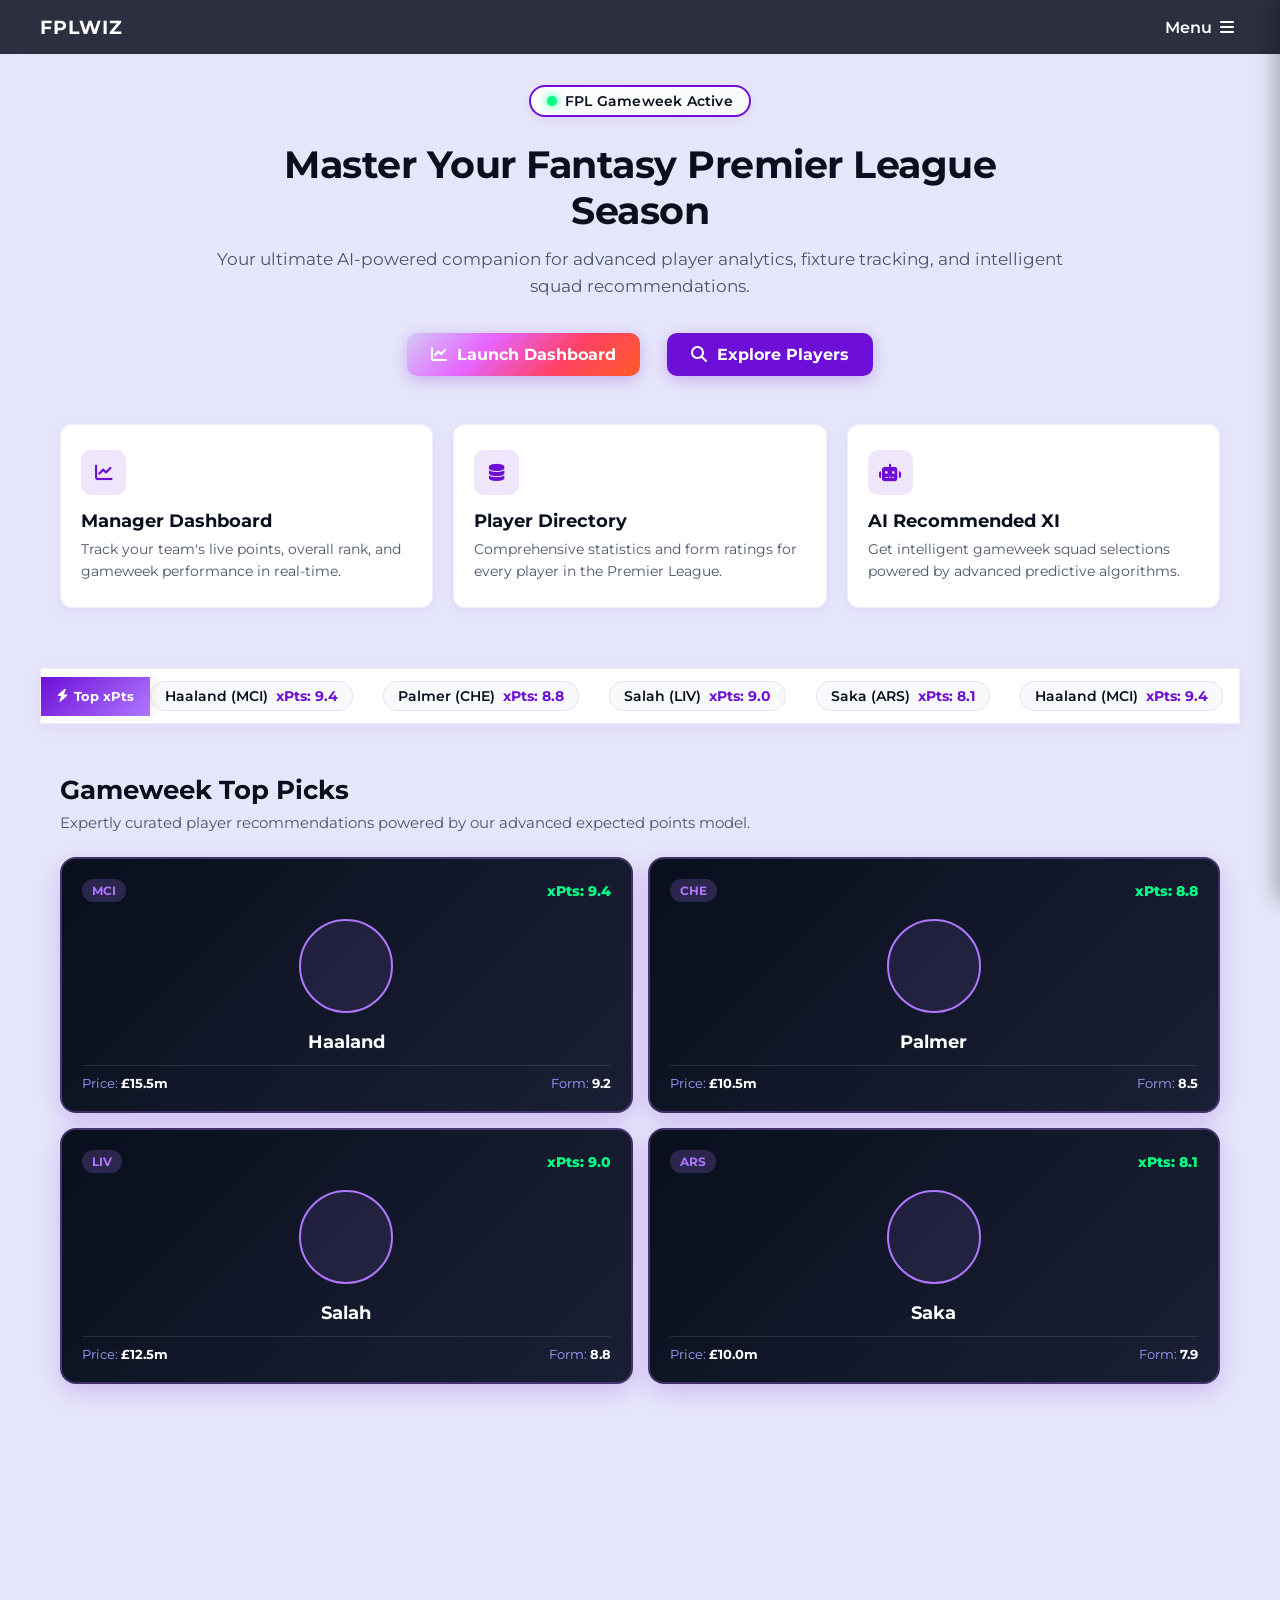
<file: index.html>
<!DOCTYPE html>
<html lang="en">
<head>
  <meta charset="UTF-8">
  <meta name="viewport" content="width=device-width, initial-scale=1.0">
  <title>FPLWIZ</title>
  <link rel="stylesheet" href="styles.css">
  <link rel="stylesheet" href="https://cdnjs.cloudflare.com/ajax/libs/font-awesome/6.4.0/css/all.min.css">
  <link href="https://fonts.googleapis.com/css2?family=Montserrat:wght@400;600;700&display=swap" rel="stylesheet">
</head>
<body>
    <header class="app-header">
    <div class="header-inner">
      <span class="header-brand">FPLWIZ</span>
      <button class="header-menu-btn" aria-label="Menu">
        <span>Menu</span>
        <i class="fas fa-bars"></i>
      </button>
    </div>
    </header>

        <!-- GW LIVE STATUS BADGE -->
  <div class="gw-live-banner">
    <div class="gw-live-badge">
      <span class="live-dot"></span>
      <span id="gw-status-text">Connecting to Official FPL...</span>
    </div>
  </div>

    <!-- HERO SECTION -->
  <section class="hero-section">
    <h1 class="hero-title">Master Your Fantasy Premier League Season</h1>
    <p class="hero-description">Your ultimate AI-powered companion for advanced player analytics, fixture tracking, and intelligent squad recommendations.</p>
    <div class="hero-actions">
      <a href="#" class="hero-btn-primary"><i class="fas fa-chart-line"></i> Launch Dashboard</a>
      <a href="#" class="hero-btn-secondary"><i class="fas fa-search"></i> Explore Players</a>
    </div>
    </section>

  <!-- FEATURES SECTION -->
  <section class="features-section">
    <div class="features-grid">
      <div class="feature-card">
        <div class="feature-icon"><i class="fas fa-chart-line"></i></div>
        <h3>Manager Dashboard</h3>
        <p>Track your team's live points, overall rank, and gameweek performance in real-time.</p>
      </div>
      <div class="feature-card">
        <div class="feature-icon"><i class="fas fa-database"></i></div>
        <h3>Player Directory</h3>
        <p>Comprehensive statistics and form ratings for every player in the Premier League.</p>
      </div>
      <div class="feature-card">
        <div class="feature-icon"><i class="fas fa-robot"></i></div>
        <h3>AI Recommended XI</h3>
        <p>Get intelligent gameweek squad selections powered by advanced predictive algorithms.</p>
      </div>
    </div>
    </section>

                    <!-- TRENDING PLAYERS TICKER -->
  <div class="trending-ticker-container">
    <div class="ticker-label"><i class="fas fa-bolt"></i> Top xPts</div>
    <div class="ticker-wrapper">
      <div class="ticker-track"></div>
    </div>
  </div>

  <!-- GW TOP PICKS SECTION -->
  <section class="gw-top-picks-section">
    <div class="section-header">
      <h2>Gameweek Top Picks</h2>
      <p>Expertly curated player recommendations powered by our advanced expected points model.</p>
    </div>
    <div class="picks-grid" id="topPicksGrid"></div>
  </section>

  <!-- SIDE DRAWER NAVIGATION -->
  <div class="drawer-backdrop" id="drawerBackdrop"></div>
  <nav class="side-drawer" id="sideDrawer">
    <div class="drawer-header">
      <span class="drawer-brand">FPLWIZ</span>
      <button class="drawer-close-btn" id="drawerCloseBtn" aria-label="Close Menu">
        <i class="fas fa-times"></i>
      </button>
    </div>
    <ul class="drawer-menu">
      <li><a href="#"><i class="fas fa-chart-line"></i> Manager Dashboard</a></li>
      <li><a href="#"><i class="fas fa-database"></i> Player Directory</a></li>
      <li><a href="#"><i class="fas fa-exchange-alt"></i> Player Comparison</a></li>
      <li><a href="#"><i class="fas fa-calendar-alt"></i> Fixture Schedule</a></li>
      <li><a href="#"><i class="fas fa-robot"></i> AI Recommended XI</a></li>
      <li><a href="#"><i class="fas fa-history"></i> Season Tracker</a></li>
      <li class="drawer-divider"></li>
      <li><a href="#" class="drawer-auth-btn"><i class="fas fa-sign-in-alt"></i> Sign In / Sign Out</a></li>
    </ul>
  </nav>

  <script src="app.js"></script>
</body>
</html>
</file>
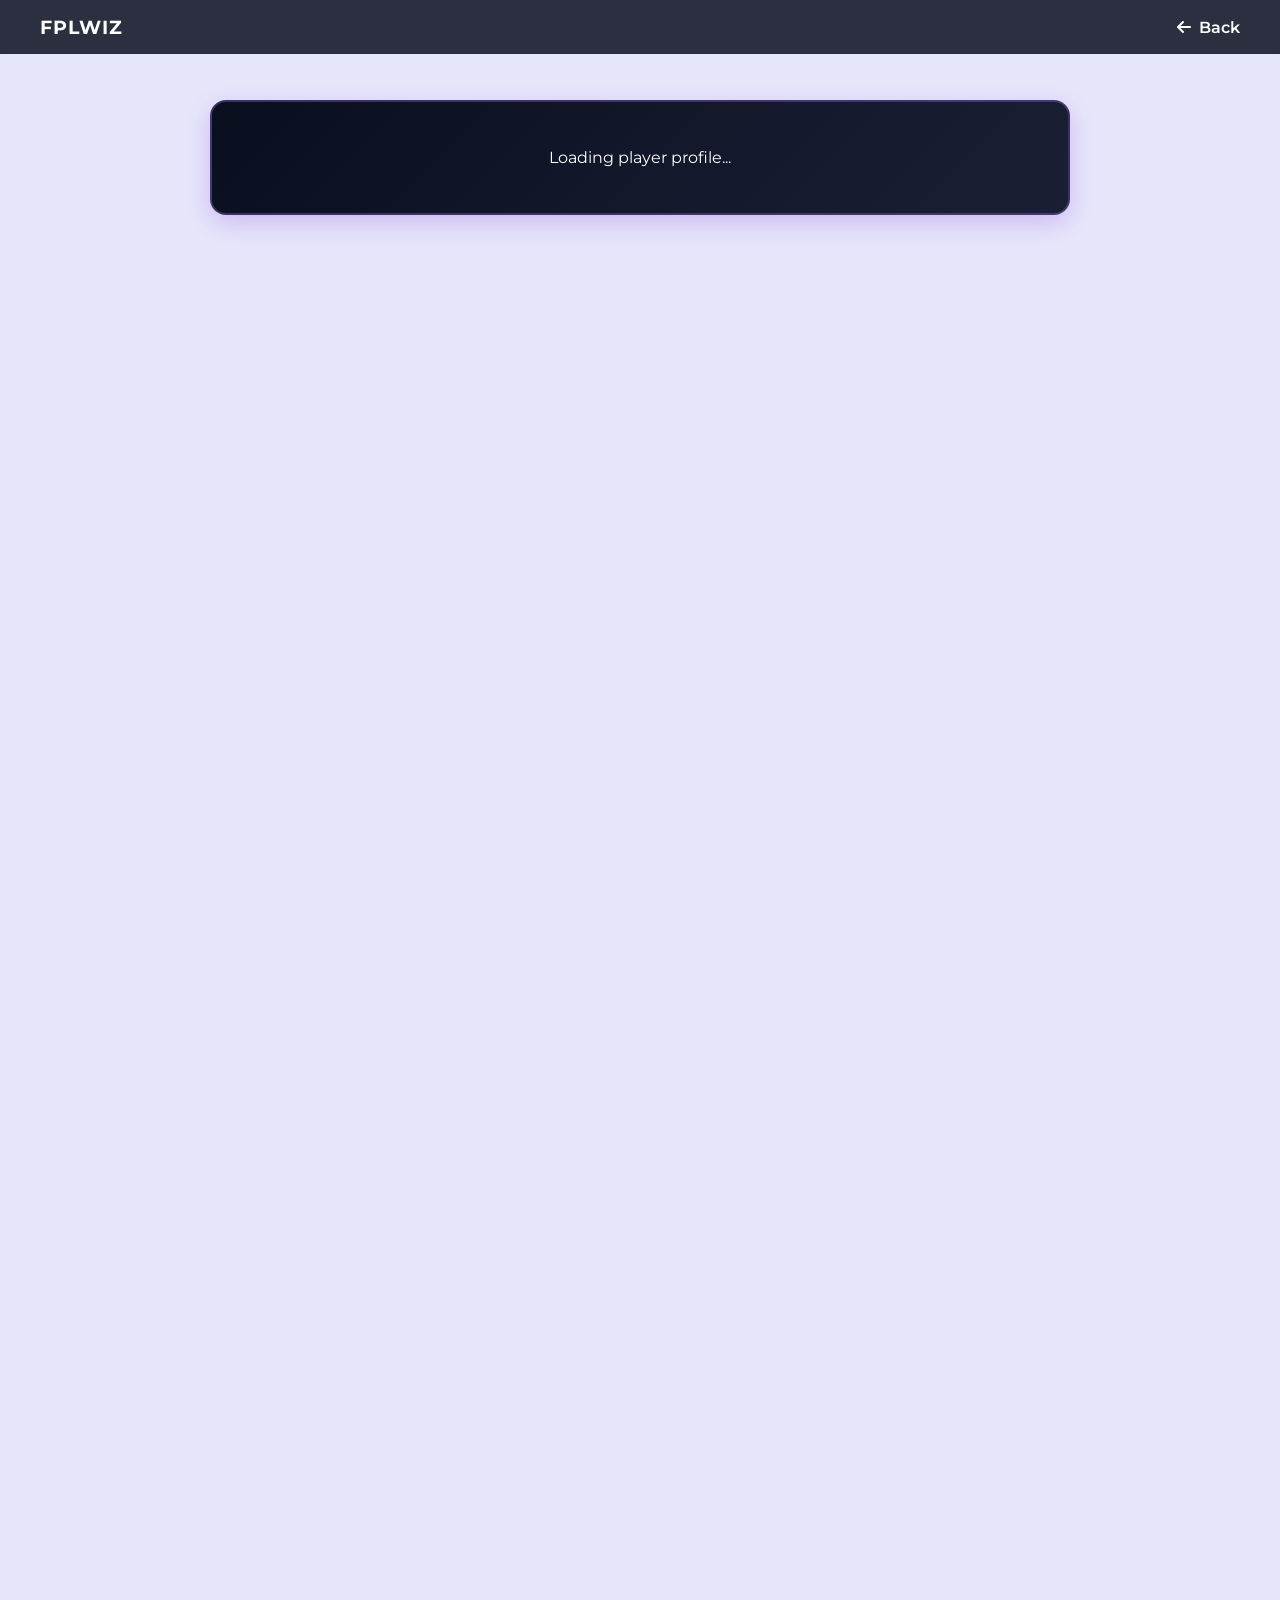
<file: player.html>
<!DOCTYPE html>
<html lang="en">
<head>
  <meta charset="UTF-8">
  <meta name="viewport" content="width=device-width, initial-scale=1.0">
  <title>Player Profile - FPLWIZ</title>
  <link rel="stylesheet" href="styles.css">
  <link rel="stylesheet" href="https://cdnjs.cloudflare.com/ajax/libs/font-awesome/6.4.0/css/all.min.css">
  <link href="https://fonts.googleapis.com/css2?family=Montserrat:wght@400;600;700&display=swap" rel="stylesheet">
</head>
<body>
  <header class="app-header">
    <div class="header-inner">
      <a href="index.html" class="header-brand" style="color: #ffffff; text-decoration: none;">FPLWIZ</a>
      <a href="index.html" class="header-menu-btn" style="text-decoration: none;"><i class="fas fa-arrow-left"></i> Back</a>
    </div>
  </header>

  <main style="max-width: 900px; margin: 100px auto 40px auto; padding: 0 20px; box-sizing: border-box;">
    <div id="playerProfileCard" style="background: linear-gradient(135deg, #0A0F1E 0%, #1a1f35 100%); color: #FFFFFF; border-radius: 16px; padding: 30px; box-shadow: 0 8px 25px rgba(110, 15, 215, 0.2); border: 2px solid rgba(175, 120, 255, 0.3); display: flex; flex-direction: column; align-items: center; text-align: center; gap: 16px;">
      <p>Loading player profile...</p>
    </div>
  </main>

    <script>
            async function fetchFpl(targetUrl) {
      const proxyUrl = `https://fpl-proxy.harithdanish0309.workers.dev/?url=${encodeURIComponent(targetUrl)}`;
      const controller = new AbortController();
      const timeoutId = setTimeout(() => controller.abort(), 3000);
      try {
        const res = await fetch(proxyUrl, { signal: controller.signal });
        clearTimeout(timeoutId);
        if (res.ok) return res;
        throw new Error('Proxy returned not ok');
      } catch (e) {
        clearTimeout(timeoutId);
        throw new Error('Proxy failed or timed out');
      }
    }

        async function loadPlayerProfile() {
      const params = new URLSearchParams(window.location.search);
      const playerId = params.get('id');
      const playerName = params.get('name');
      const container = document.getElementById('playerProfileCard');

            try {
        let data;
        const cachedData = localStorage.getItem('fpl_bootstrap_data');
        if (cachedData) {
          data = JSON.parse(cachedData);
        } else {
          const fplUrl = 'https://fantasy.premierleague.com/api/bootstrap-static/';
          const res = await fetchFpl(fplUrl);
          if (!res.ok) throw new Error('Failed to fetch FPL data');
          data = await res.json();
          try { localStorage.setItem('fpl_bootstrap_data', JSON.stringify(data)); } catch(e) {}
        }

        const positionsMap = { 1: 'Goalkeeper', 2: 'Defender', 3: 'Midfielder', 4: 'Forward' };
        const teamsMap = {};
        data.teams.forEach(t => { teamsMap[t.id] = t.name; });

        let player = null;
        if (playerId) {
          player = data.elements.find(p => p.id == playerId);
        } else if (playerName) {
          player = data.elements.find(p => p.web_name.toLowerCase() === decodeURIComponent(playerName).toLowerCase() || `${p.first_name} ${p.second_name}`.toLowerCase() === decodeURIComponent(playerName).toLowerCase());
        }

        if (!player) {
          container.innerHTML = '<h2>Player not found</h2><p>Please return to the dashboard and select another player.</p>';
          return;
        }

        const teamName = teamsMap[player.team] || 'Unknown Team';
        const positionName = positionsMap[player.element_type] || 'Unknown';
        const price = (player.now_cost / 10).toFixed(1);
        const selectedBy = player.selected_by_percent || '0.0';
        const photoUrl = `https://resources.premierleague.com/premierleague/photos/players/110x140/p${player.code || '223456'}.png`;

        container.innerHTML = `
          <div style="display: flex; justify-content: space-between; width: 100%; align-items: center;">
            <span style="font-size: 0.85rem; font-weight: 700; background: rgba(175, 120, 255, 0.2); color: #AF78FF; padding: 6px 14px; border-radius: 20px; text-transform: uppercase;">${teamName}</span>
            <span style="font-size: 1rem; font-weight: 800; color: #00ff85;">Pos: ${positionName}</span>
          </div>
          <div style="width: 120px; height: 120px; border-radius: 50%; background: rgba(175, 120, 255, 0.1); border: 3px solid #AF78FF; display: flex; align-items: center; justifyContent: center; overflow: hidden; margin: 5px 0;">
            <img src="${photoUrl}" alt="${player.web_name}" onerror="this.src='https://resources.premierleague.com/premierleague/photos/players/110x140/photo-missing.png'" style="width: 100%; height: 100%; object-fit: cover; object-position: top center;">
          </div>
          <h1 style="font-size: 2rem; font-weight: 700; margin: 0; color: #FFFFFF;">${player.first_name} ${player.second_name} (${player.web_name})</h1>
          <div style="display: grid; grid-template-columns: repeat(auto-fit, minmax(140px, 1fr)); gap: 15px; width: 100%; margin-top: 15px; border-top: 1px solid rgba(255, 255, 255, 0.1); padding-top: 20px;">
            <div style="background: rgba(255,255,255,0.05); padding: 12px; border-radius: 10px;">
              <div style="font-size: 0.8rem; color: #a0a0ff;">Official Value</div>
              <div style="font-size: 1.2rem; font-weight: 700; color: #FFFFFF;">£${price}m</div>
            </div>
            <div style="background: rgba(255,255,255,0.05); padding: 12px; border-radius: 10px;">
              <div style="font-size: 0.8rem; color: #a0a0ff;">Manager Ownership</div>
              <div style="font-size: 1.2rem; font-weight: 700; color: #00ff85;">${selectedBy}%</div>
            </div>
          </div>
        `;
            } catch (err) {
        const fallbackPlayers = [
          { id: 9991, web_name: 'Haaland', first_name: 'Erling', second_name: 'Haaland', team: 'MCI', element_type: 4, now_cost: 155, selected_by_percent: '65.0', code: '223094' },
          { id: 9992, web_name: 'Palmer', first_name: 'Cole', second_name: 'Palmer', team: 'CHE', element_type: 3, now_cost: 105, selected_by_percent: '45.0', code: '449339' },
          { id: 9993, web_name: 'Salah', first_name: 'Mohamed', second_name: 'Salah', team: 'LIV', element_type: 3, now_cost: 125, selected_by_percent: '35.0', code: '118748' },
          { id: 9994, web_name: 'Saka', first_name: 'Bukayo', second_name: 'Saka', team: 'ARS', element_type: 3, now_cost: 100, selected_by_percent: '40.0', code: '223340' }
        ];
        const positionsMap = { 1: 'Goalkeeper', 2: 'Defender', 3: 'Midfielder', 4: 'Forward' };

        let player = null;
        if (playerName) {
          player = fallbackPlayers.find(p => p.web_name.toLowerCase() === decodeURIComponent(playerName).toLowerCase());
        }
        if (!player) {
          player = fallbackPlayers[0];
        }

        const teamName = player.team;
        const positionName = positionsMap[player.element_type] || 'Forward';
        const price = (player.now_cost / 10).toFixed(1);
        const selectedBy = player.selected_by_percent;
        const photoUrl = `https://resources.premierleague.com/premierleague/photos/players/110x140/p${player.code}.png`;

        container.innerHTML = `
          <div style="display: flex; justify-content: space-between; width: 100%; align-items: center;">
            <span style="font-size: 0.85rem; font-weight: 700; background: rgba(175, 120, 255, 0.2); color: #AF78FF; padding: 6px 14px; border-radius: 20px; text-transform: uppercase;">${teamName}</span>
            <span style="font-size: 1rem; font-weight: 800; color: #00ff85;">Pos: ${positionName}</span>
          </div>
          <div style="width: 120px; height: 120px; border-radius: 50%; background: rgba(175, 120, 255, 0.1); border: 3px solid #AF78FF; display: flex; align-items: center; justifyContent: center; overflow: hidden; margin: 5px 0;">
            <img src="${photoUrl}" alt="${player.web_name}" onerror="this.src='https://resources.premierleague.com/premierleague/photos/players/110x140/photo-missing.png'" style="width: 100%; height: 100%; object-fit: cover; object-position: top center;">
          </div>
          <h1 style="font-size: 2rem; font-weight: 700; margin: 0; color: #FFFFFF;">${player.first_name} ${player.second_name} (${player.web_name})</h1>
          <div style="display: grid; grid-template-columns: repeat(auto-fit, minmax(140px, 1fr)); gap: 15px; width: 100%; margin-top: 15px; border-top: 1px solid rgba(255, 255, 255, 0.1); padding-top: 20px;">
            <div style="background: rgba(255,255,255,0.05); padding: 12px; border-radius: 10px;">
              <div style="font-size: 0.8rem; color: #a0a0ff;">Official Value</div>
              <div style="font-size: 1.2rem; font-weight: 700; color: #FFFFFF;">£${price}m</div>
            </div>
            <div style="background: rgba(255,255,255,0.05); padding: 12px; border-radius: 10px;">
              <div style="font-size: 0.8rem; color: #a0a0ff;">Manager Ownership</div>
              <div style="font-size: 1.2rem; font-weight: 700; color: #00ff85;">${selectedBy}%</div>
            </div>
          </div>
        `;
      }
    loadPlayerProfile();
  </script>
</body>
</html>
</file>
<file: styles.css>
body {
  font-family: 'Montserrat', sans-serif;
  margin: 0;
  padding: 0;
  background-color: #E6E6FA;
  color: #0A0F1E;
  height: 200vh; /* Enables scrolling for testing */
}

.app-header {
  position: fixed;
  top: 0;
  left: 0;
  width: 100%;
  background-color: rgba(10, 15, 30, 0.85);
  backdrop-filter: blur(10px);
  -webkit-backdrop-filter: blur(10px);
  color: #ffffff;
  padding: 15px 20px;
  box-sizing: border-box;
  z-index: 1000;
  transition: transform 0.3s ease-in-out;
}

.header-hidden {
  transform: translateY(-100%);
}

.header-inner {
  max-width: 1200px;
  margin: 0 auto;
  display: flex;
  justify-content: space-between;
  align-items: center;
  width: 100%;
}

.header-brand {
  font-size: 1.2rem;
  font-weight: 700;
  letter-spacing: 1px;
}

.header-menu-btn {
  background: none;
  border: none;
  color: #ffffff;
  font-size: 1rem;
  font-weight: 600;
  cursor: pointer;
  display: flex;
  align-items: center;
  gap: 8px;
  font-family: inherit;
}

/* Side Drawer Navigation Styles */
.drawer-backdrop {
  position: fixed;
  top: 0;
  left: 0;
  width: 100%;
  height: 100%;
  background-color: rgba(0, 0, 0, 0.5);
  backdrop-filter: blur(4px);
  -webkit-backdrop-filter: blur(4px);
  opacity: 0;
  visibility: hidden;
  transition: opacity 0.3s ease, visibility 0.3s ease;
  z-index: 1050;
}

.drawer-backdrop.active {
  opacity: 1;
  visibility: visible;
}

.side-drawer {
  position: fixed;
  top: 0;
  right: 0;
  width: 280px;
  max-width: 80vw;
  height: 100%;
  background-color: #0A0F1E;
  color: #ffffff;
  box-shadow: -4px 0 20px rgba(0, 0, 0, 0.3);
  transform: translateX(100%);
  transition: transform 0.35s cubic-bezier(0.16, 1, 0.3, 1);
  z-index: 1100;
  display: flex;
  flex-direction: column;
  box-sizing: border-box;
  padding: 20px;
  overflow-x: hidden;
}

.side-drawer.open {
  transform: translateX(0);
}

.drawer-header {
  display: flex;
  justify-content: space-between;
  align-items: center;
  padding-bottom: 20px;
  border-bottom: 1px solid rgba(255, 255, 255, 0.1);
  margin-bottom: 20px;
}

.drawer-brand {
  font-size: 1.2rem;
  font-weight: 700;
  letter-spacing: 1px;
  color: #ffffff;
}

.drawer-close-btn {
  background: none;
  border: none;
  color: #ffffff;
  font-size: 1.2rem;
  cursor: pointer;
  padding: 5px;
}

.drawer-menu {
  list-style: none;
  padding: 0;
  margin: 0;
  display: flex;
  flex-direction: column;
  gap: 12px;
  overflow-y: auto;
  overflow-x: hidden;
}

.drawer-menu li a {
  display: flex;
  align-items: center;
  gap: 12px;
  color: #e8e8e8;
  text-decoration: none;
  font-size: 0.95rem;
  font-weight: 500;
  padding: 12px 15px;
  border-radius: 8px;
  transition: background-color 0.2s ease, color 0.2s ease;
}

.drawer-menu li a:hover {
  background-color: rgba(255, 255, 255, 0.08);
  color: #ffffff;
}

.drawer-menu li a i {
  width: 20px;
  text-align: center;
  color: #a0a0ff;
}

.drawer-divider {
  height: 1px;
  background-color: rgba(255, 255, 255, 0.1);
  margin: 10px 0;
}

.drawer-auth-btn {
  position: relative;
  background: linear-gradient(135deg, #D2C8F5, #E664FF, #FF4164, #FF5A28);
  border: none;
  color: #FFFFFF;
  margin: 12px 10px;
  transition: transform 0.2s ease, box-shadow 0.2s ease;
}

.drawer-auth-btn i {
  color: #FFFFFF !important;
}

.drawer-auth-btn::before {
  content: '';
  position: absolute;
  top: -8px;
  left: -8px;
  right: -8px;
  bottom: -8px;
  background: 
    linear-gradient(#FFF, #FFF) 0 0, linear-gradient(#FFF, #FFF) 0 0,
    linear-gradient(#FFF, #FFF) 100% 0, linear-gradient(#FFF, #FFF) 100% 0,
    linear-gradient(#FFF, #FFF) 0 100%, linear-gradient(#FFF, #FFF) 0 100%,
    linear-gradient(#FFF, #FFF) 100% 100%, linear-gradient(#FFF, #FFF) 100% 100%;
  background-repeat: no-repeat;
  background-size: 10px 2px, 2px 10px, 10px 2px, 2px 10px, 10px 2px, 2px 10px, 10px 2px, 2px 10px;
  background-position: 0 0, 0 0, 100% 0, 100% 0, 0 100%, 0 100%, 100% 100%, 100% 100%;
  opacity: 0;
  transform: scale(1.05);
  transition: opacity 0.3s ease, transform 0.3s ease;
  pointer-events: none;
}

.drawer-auth-btn:hover::before {
  opacity: 1;
  transform: scale(1);
}

/* GW Live Status Banner Styles */
.gw-live-banner {
  max-width: 1200px;
  margin: 85px auto 15px auto;
  padding: 0 20px;
  box-sizing: border-box;
  display: flex;
  justify-content: center;
}

.gw-live-badge {
  display: inline-flex;
  align-items: center;
  gap: 8px;
  background: linear-gradient(135deg, #FFFFFF, #F8F9FA);
  border: 2px solid #6E0FD7;
  color: #0A0F1E;
  padding: 6px 16px;
  border-radius: 20px;
  font-weight: 600;
  font-size: 0.85rem;
  letter-spacing: 0.2px;
  box-shadow: 0 3px 10px rgba(110, 15, 215, 0.08);
  cursor: default;
  user-select: none;
  transition: transform 0.2s ease;
}

.gw-live-badge:hover {
  transform: translateY(-1px);
}

.live-dot {
  width: 10px;
  height: 10px;
  background-color: #00ff85;
  border-radius: 50%;
  display: inline-block;
  box-shadow: 0 0 8px #00ff85;
  animation: pulseLive 1.5s infinite;
}

@keyframes pulseLive {
  0% { transform: scale(0.95); opacity: 1; }
  50% { transform: scale(1.25); opacity: 0.6; }
  100% { transform: scale(0.95); opacity: 1; }
}

/* Hero Section Styles */
.hero-section {
  max-width: 900px;
  margin: 25px auto 40px auto;
  padding: 0 20px;
  box-sizing: border-box;
  text-align: center;
}

.hero-title {
  font-size: 2.4rem;
  font-weight: 700;
  color: #0A0F1E;
  margin: 0 0 12px 0;
  letter-spacing: -0.5px;
  line-height: 1.2;
}

.hero-description {
  font-size: 1.05rem;
  font-weight: 400;
  color: #4A5568;
  margin: 0 0 25px 0;
  line-height: 1.6;
}

.hero-actions {
  display: flex;
  justify-content: center;
  align-items: center;
  gap: 15px;
  flex-wrap: wrap;
}

.hero-btn-primary {
  position: relative;
  display: inline-flex;
  align-items: center;
  gap: 10px;
  background: linear-gradient(135deg, #D2C8F5, #E664FF, #FF4164, #FF5A28);
  color: #FFFFFF;
  text-decoration: none;
  font-weight: 700;
  font-size: 1rem;
  padding: 12px 24px;
  border-radius: 10px;
  margin: 8px 6px;
  box-shadow: 0 4px 15px rgba(110, 15, 215, 0.25);
  transition: transform 0.2s ease, box-shadow 0.2s ease;
}

.hero-btn-primary i {
  color: #FFFFFF !important;
}

.hero-btn-primary::before {
  content: '';
  position: absolute;
  top: -8px;
  left: -8px;
  right: -8px;
  bottom: -8px;
  background: 
    linear-gradient(#AF78FF, #AF78FF) 0 0, linear-gradient(#AF78FF, #AF78FF) 0 0,
    linear-gradient(#AF78FF, #AF78FF) 100% 0, linear-gradient(#AF78FF, #AF78FF) 100% 0,
    linear-gradient(#AF78FF, #AF78FF) 0 100%, linear-gradient(#AF78FF, #AF78FF) 0 100%,
    linear-gradient(#AF78FF, #AF78FF) 100% 100%, linear-gradient(#AF78FF, #AF78FF) 100% 100%;
  background-repeat: no-repeat;
  background-size: 10px 2px, 2px 10px, 10px 2px, 2px 10px, 10px 2px, 2px 10px, 10px 2px, 2px 10px;
  background-position: 0 0, 0 0, 100% 0, 100% 0, 0 100%, 0 100%, 100% 100%, 100% 100%;
  opacity: 0;
  transform: scale(1.05);
  transition: opacity 0.3s ease, transform 0.3s ease;
  pointer-events: none;
}

.hero-btn-primary:hover {
  transform: translateY(-2px);
  box-shadow: 0 6px 20px rgba(110, 15, 215, 0.35);
}

.hero-btn-primary:hover::before {
  opacity: 1;
  transform: scale(1);
}

.hero-btn-secondary {
  position: relative;
  display: inline-flex;
  align-items: center;
  gap: 10px;
  background-color: #6E0FD7;
  border: none;
  color: #FFFFFF;
  text-decoration: none;
  font-weight: 700;
  font-size: 1rem;
  padding: 12px 24px;
  border-radius: 10px;
  margin: 8px 6px;
  box-shadow: 0 4px 15px rgba(110, 15, 215, 0.25);
  transition: transform 0.2s ease, box-shadow 0.2s ease;
}

.hero-btn-secondary i {
  color: #FFFFFF !important;
}

.hero-btn-secondary::before {
  content: '';
  position: absolute;
  top: -8px;
  left: -8px;
  right: -8px;
  bottom: -8px;
  background: 
    linear-gradient(#AF78FF, #AF78FF) 0 0, linear-gradient(#AF78FF, #AF78FF) 0 0,
    linear-gradient(#AF78FF, #AF78FF) 100% 0, linear-gradient(#AF78FF, #AF78FF) 100% 0,
    linear-gradient(#AF78FF, #AF78FF) 0 100%, linear-gradient(#AF78FF, #AF78FF) 0 100%,
    linear-gradient(#AF78FF, #AF78FF) 100% 100%, linear-gradient(#AF78FF, #AF78FF) 100% 100%;
  background-repeat: no-repeat;
  background-size: 10px 2px, 2px 10px, 10px 2px, 2px 10px, 10px 2px, 2px 10px, 10px 2px, 2px 10px;
  background-position: 0 0, 0 0, 100% 0, 100% 0, 0 100%, 0 100%, 100% 100%, 100% 100%;
  opacity: 0;
  transform: scale(1.05);
  transition: opacity 0.3s ease, transform 0.3s ease;
  pointer-events: none;
}

.hero-btn-secondary:hover {
  transform: translateY(-2px);
  box-shadow: 0 6px 20px rgba(110, 15, 215, 0.35);
}

.hero-btn-secondary:hover::before {
  opacity: 1;
  transform: scale(1);
}

/* Features Section Styles */
.features-section {
  max-width: 1200px;
  margin: 0 auto 60px auto;
  padding: 0 20px;
  box-sizing: border-box;
}

.features-grid {
  display: grid;
  grid-template-columns: repeat(auto-fit, minmax(260px, 1fr));
  gap: 20px;
}

.feature-card {
  background-color: #FFFFFF;
  border-radius: 12px;
  padding: 25px 20px;
  box-shadow: 0 4px 15px rgba(110, 15, 215, 0.06);
  border: 1px solid rgba(110, 15, 215, 0.08);
  transition: transform 0.2s ease, box-shadow 0.2s ease;
}

.feature-card:hover {
  transform: translateY(-3px);
  box-shadow: 0 8px 25px rgba(110, 15, 215, 0.12);
}

.feature-icon {
  width: 45px;
  height: 45px;
  background: rgba(110, 15, 215, 0.1);
  color: #6E0FD7;
  border-radius: 10px;
  display: flex;
  align-items: center;
  justify-content: center;
  font-size: 1.1rem;
  margin-bottom: 15px;
}

.feature-card h3 {
  font-size: 1.1rem;
  font-weight: 700;
  color: #0A0F1E;
  margin: 0 0 8px 0;
}

.feature-card p {
  font-size: 0.9rem;
  color: #4A5568;
  margin: 0;
  line-height: 1.5;
}

/* Trending Players Ticker Styles */
.trending-ticker-container {
  max-width: 1200px;
  margin: 0 auto 50px auto;
  padding: 0;
  box-sizing: border-box;
  display: flex;
  align-items: center;
  background-color: #FFFFFF;
  overflow: hidden;
  box-shadow: 0 4px 15px rgba(110, 15, 215, 0.06);
  border: 1px solid rgba(110, 15, 215, 0.08);
}

.ticker-label {
  background: linear-gradient(135deg, #6E0FD7, #AF78FF);
  color: #FFFFFF;
  padding: 12px 16px;
  font-weight: 700;
  font-size: 0.8rem;
  display: flex;
  align-items: center;
  gap: 6px;
  white-space: nowrap;
  z-index: 2;
  box-shadow: 4px 0 10px rgba(0, 0, 0, 0.05);
}

.ticker-wrapper {
  overflow: hidden;
  flex: 1;
  min-width: 0;
  position: relative;
  display: flex;
}

.ticker-track {
  display: flex;
  gap: 30px;
  white-space: nowrap;
  animation: tickerScroll 25s linear infinite;
  padding: 12px 0;
}

.ticker-item {
  display: inline-flex;
  align-items: center;
  gap: 8px;
  color: #0A0F1E;
  font-size: 0.85rem;
  background: #F8F9FA;
  padding: 6px 14px;
  border-radius: 20px;
  border: 1px solid rgba(110, 15, 215, 0.1);
}

.ticker-item span {
  font-weight: 600;
  color: #0A0F1E;
}

.ticker-item strong {
  color: #6E0FD7;
  font-weight: 700;
}

@keyframes tickerScroll {
  0% { transform: translateX(0); }
  100% { transform: translateX(-50%); }
}

/* GW Top Picks Section Styles */
.gw-top-picks-section {
  max-width: 1200px;
  margin: 0 auto 60px auto;
  padding: 0 20px;
  box-sizing: border-box;
}

.section-header {
  margin-bottom: 25px;
}

.section-header h2 {
  font-size: 1.6rem;
  font-weight: 700;
  color: #0A0F1E;
  margin: 0 0 8px 0;
}

.section-header p {
  font-size: 0.95rem;
  color: #4A5568;
  margin: 0;
}

.picks-grid {
  display: grid;
  grid-template-columns: repeat(2, minmax(0, 1fr));
  gap: 15px;
}

.pick-card {
  background: linear-gradient(135deg, #0A0F1E 0%, #1a1f35 100%);
  color: #FFFFFF;
  border-radius: 16px;
  padding: 20px;
  box-shadow: 0 8px 25px rgba(110, 15, 215, 0.2);
  border: 2px solid rgba(175, 120, 255, 0.3);
  display: flex;
  flex-direction: column;
  align-items: center;
  text-align: center;
  gap: 12px;
  position: relative;
  overflow: hidden;
  cursor: pointer;
  transition: transform 0.2s ease, box-shadow 0.2s ease;
}

.pick-card:hover {
  transform: translateY(-4px);
  box-shadow: 0 12px 30px rgba(110, 15, 215, 0.35);
  border-color: #AF78FF;
}

.pick-header {
  width: 100%;
  display: flex;
  justify-content: space-between;
  align-items: center;
}

.pick-team {
  font-size: 0.75rem;
  font-weight: 700;
  background: rgba(175, 120, 255, 0.2);
  color: #AF78FF;
  padding: 4px 10px;
  border-radius: 20px;
  text-transform: uppercase;
}

.pick-pts {
  font-size: 0.9rem;
  font-weight: 800;
  color: #00ff85;
}

.pick-img-container {
  width: 90px;
  height: 90px;
  border-radius: 50%;
  background: rgba(175, 120, 255, 0.1);
  border: 2px solid #AF78FF;
  display: flex;
  align-items: center;
  justify-content: center;
  overflow: hidden;
  margin: 5px 0;
}

.pick-img-container img {
  width: 100%;
  height: 100%;
  object-fit: cover;
  object-position: top center;
}

.pick-name {
  font-size: 1.15rem;
  font-weight: 700;
  color: #FFFFFF;
  margin: 0;
}

.pick-footer {
  width: 100%;
  display: flex;
  justify-content: space-between;
  align-items: center;
  border-top: 1px solid rgba(255, 255, 255, 0.1);
  padding-top: 10px;
  font-size: 0.8rem;
  color: #a0a0ff;
}

.pick-footer strong {
  color: #FFFFFF;
}
</file>
